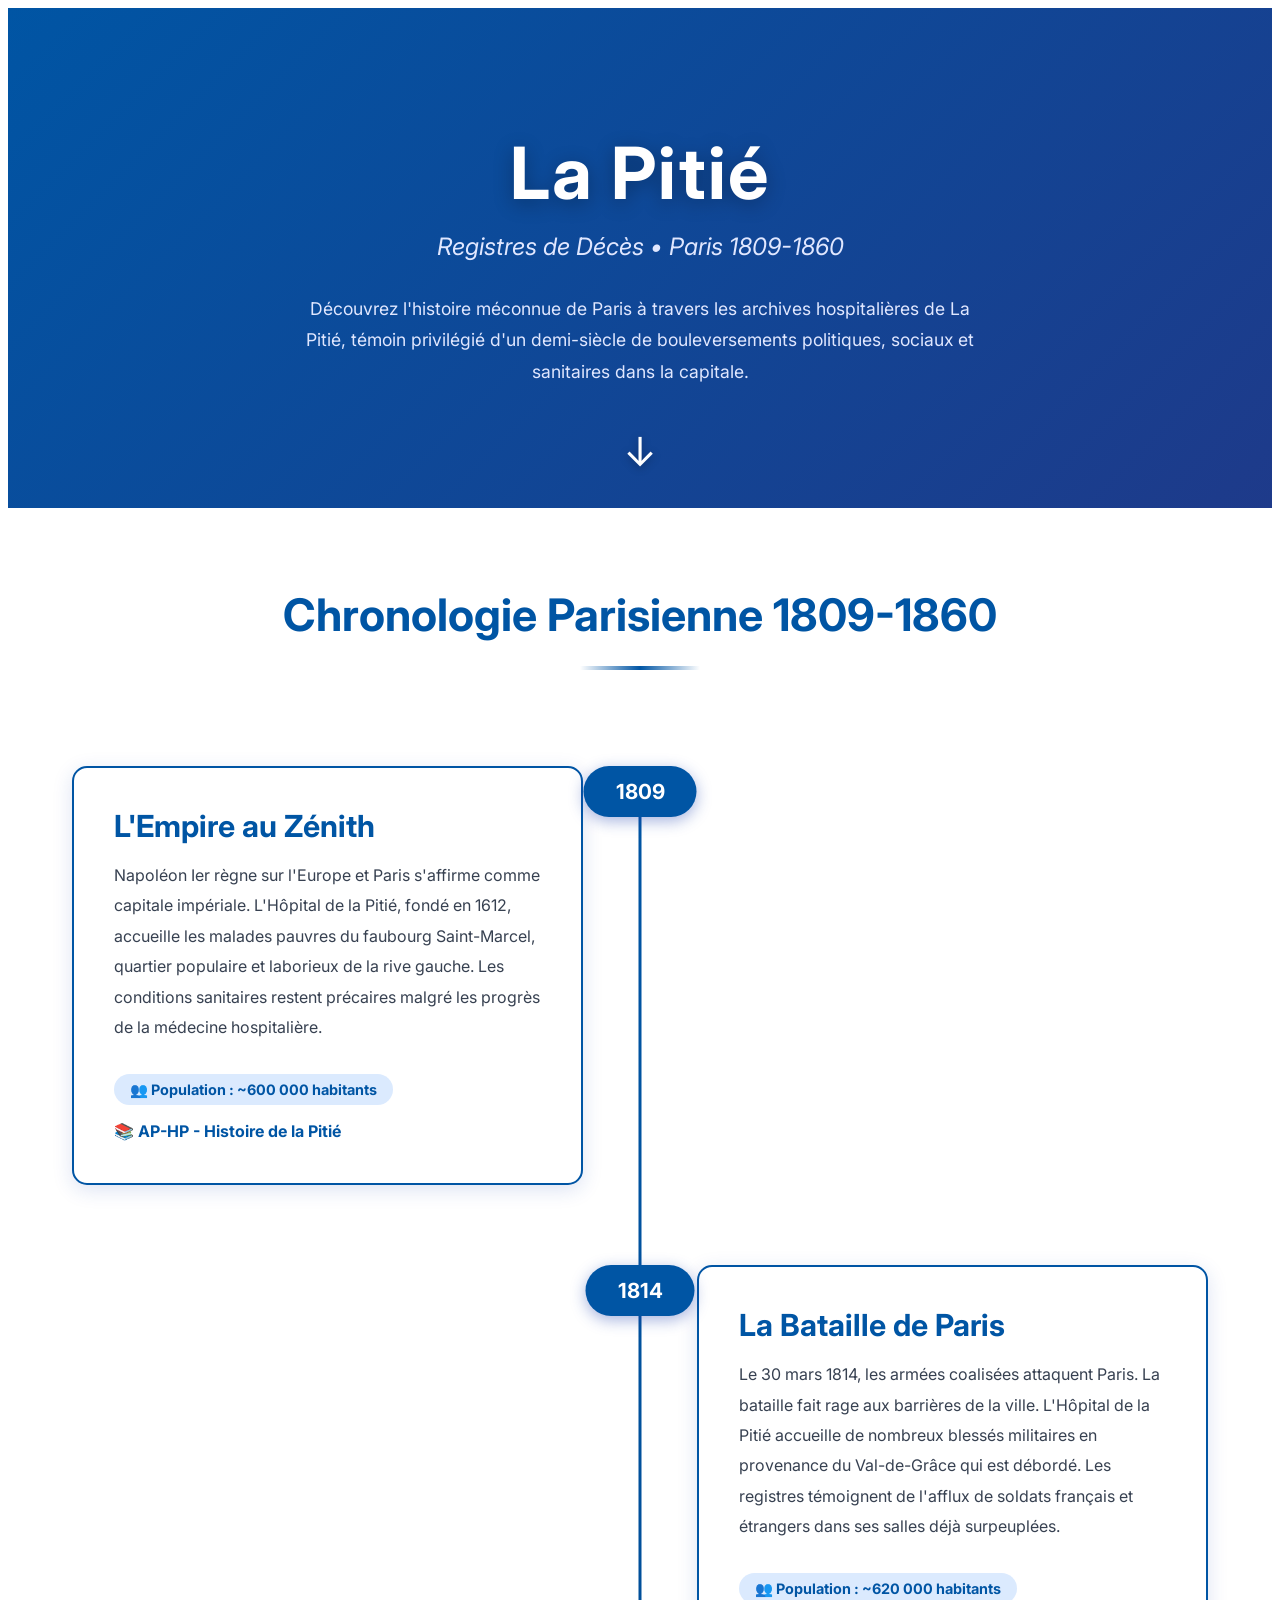
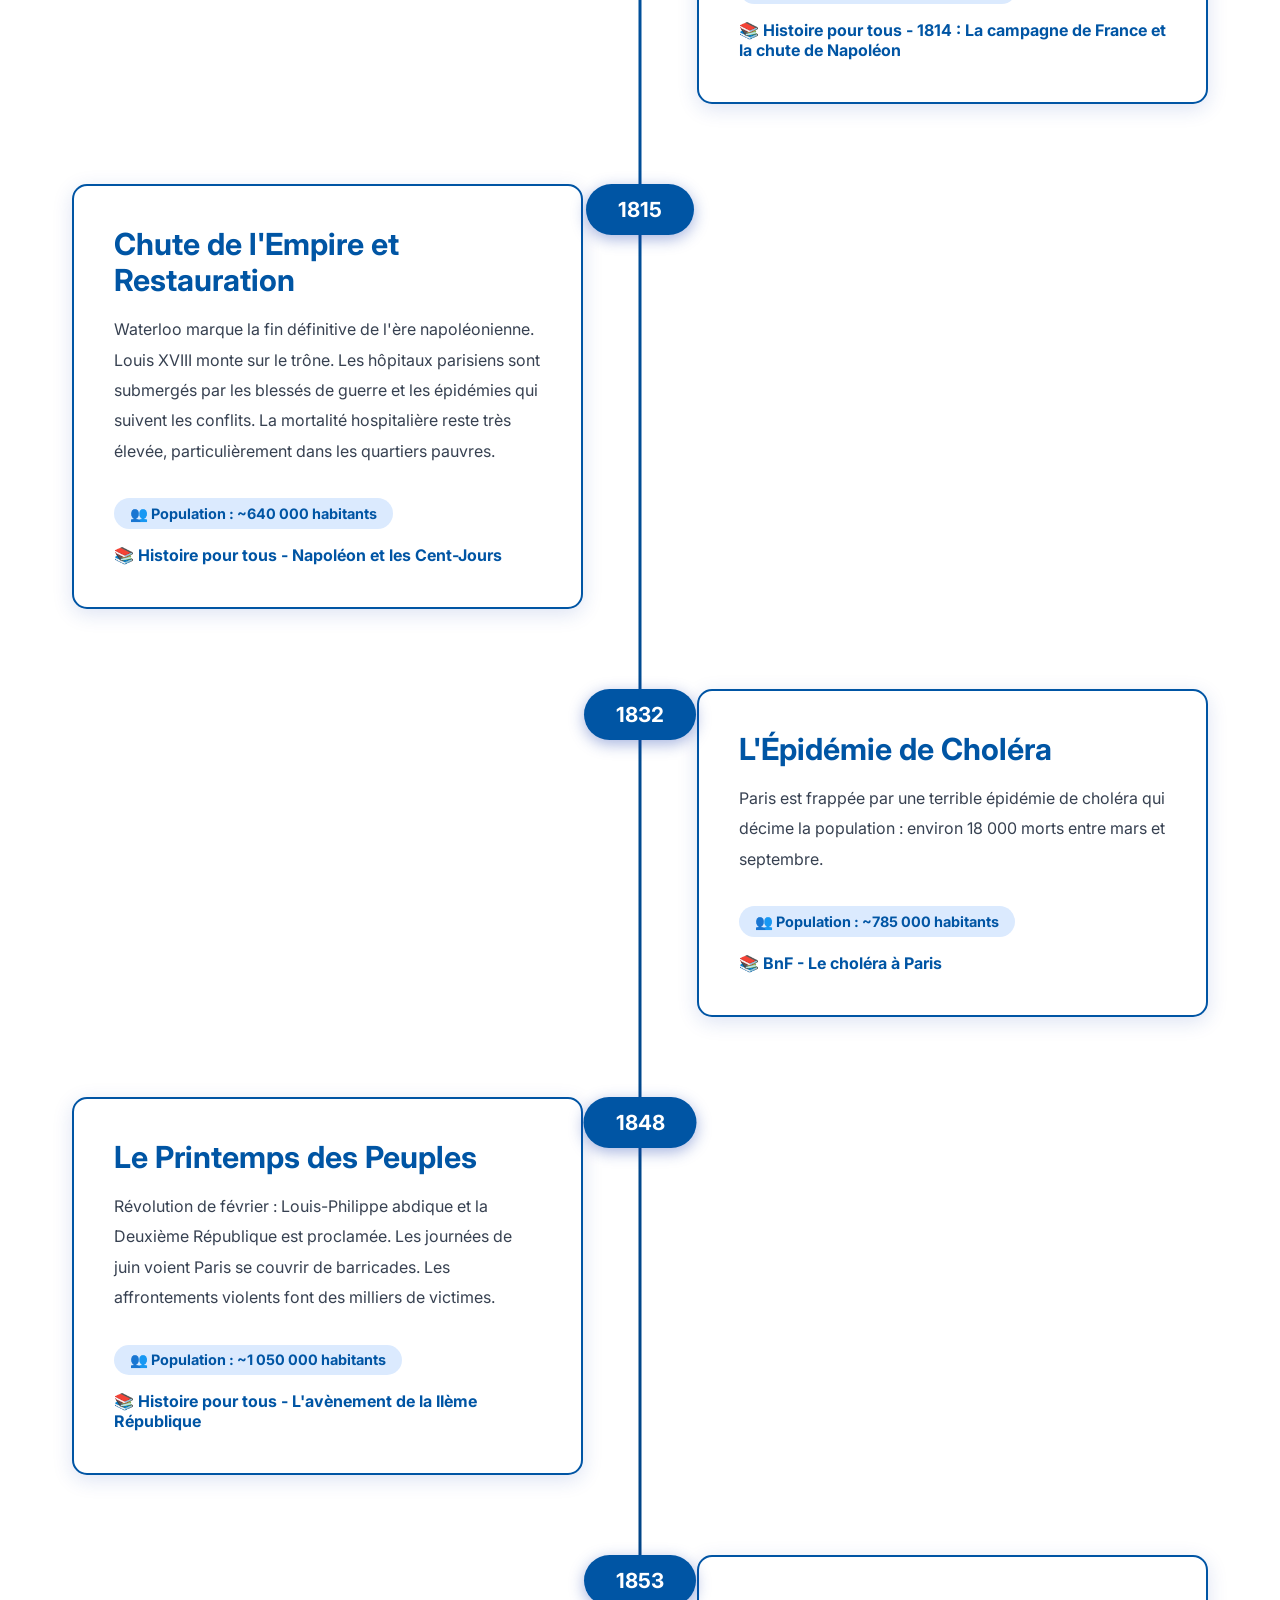
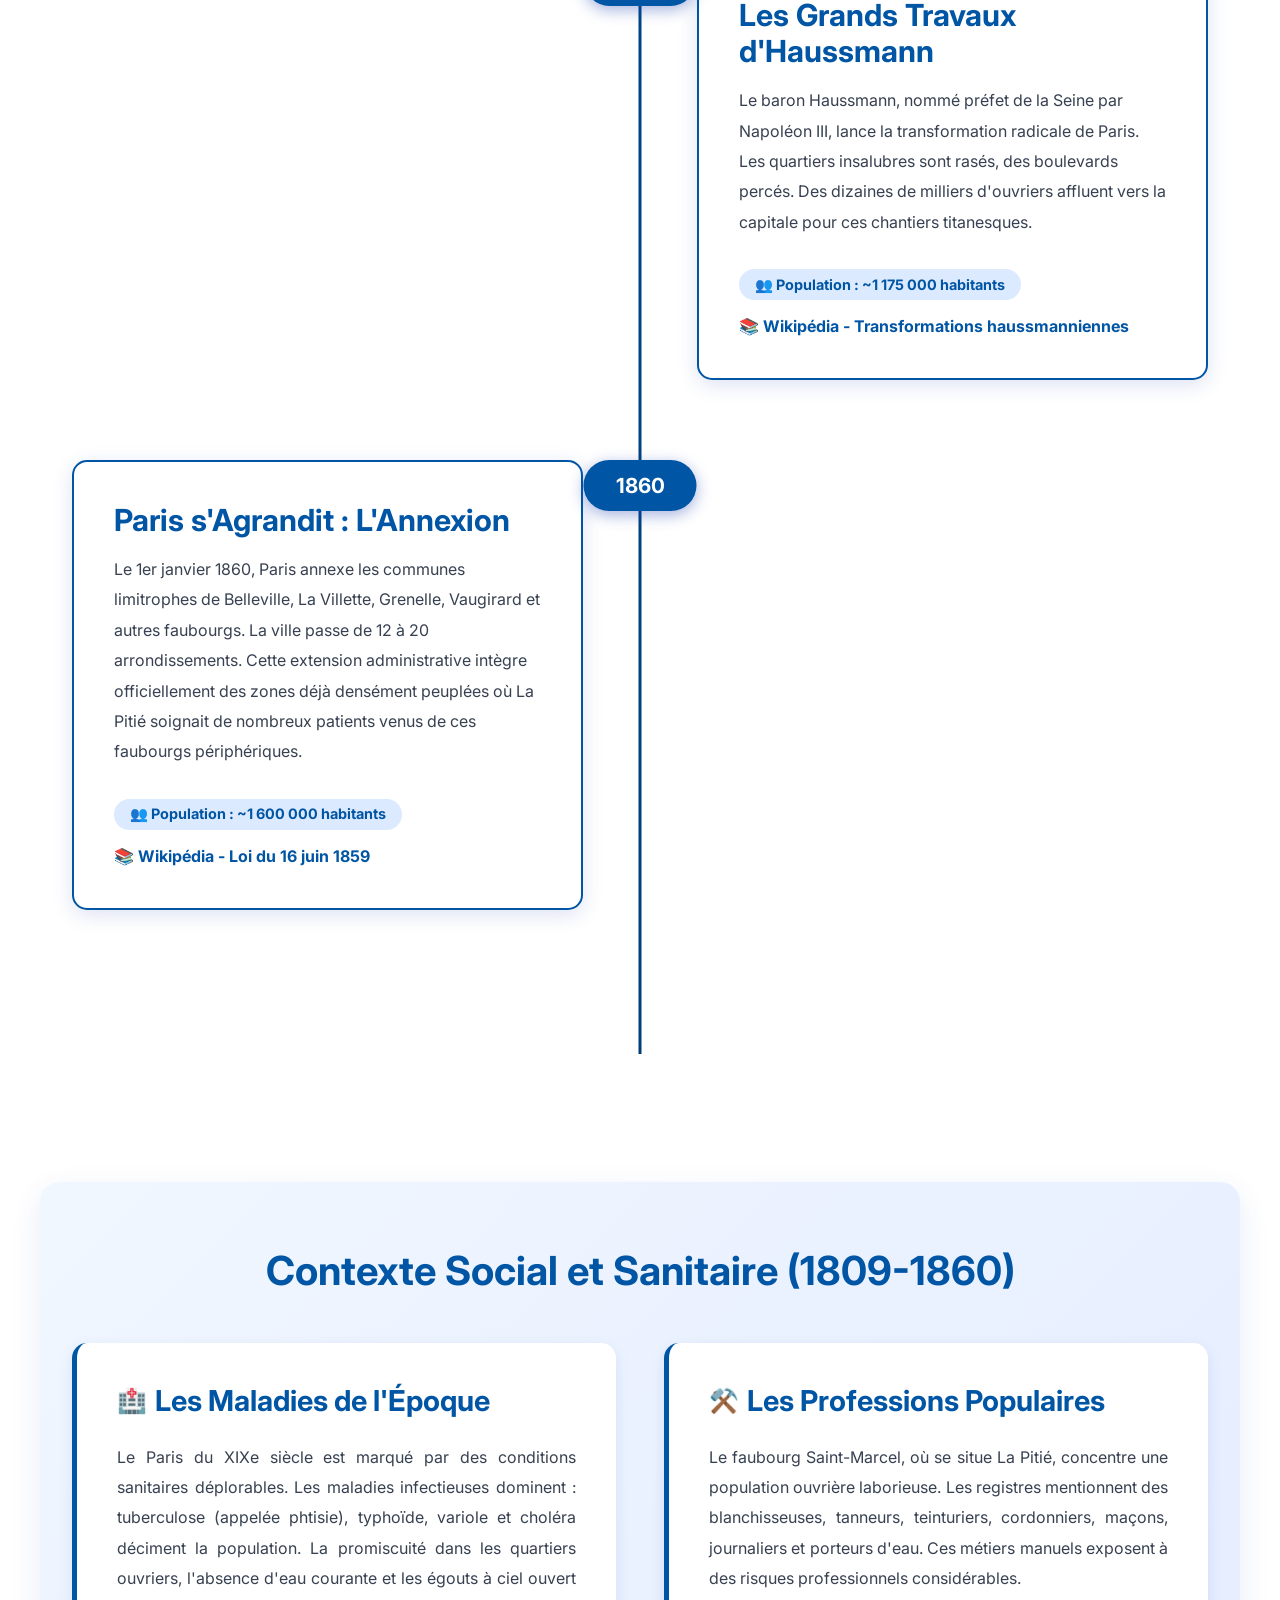
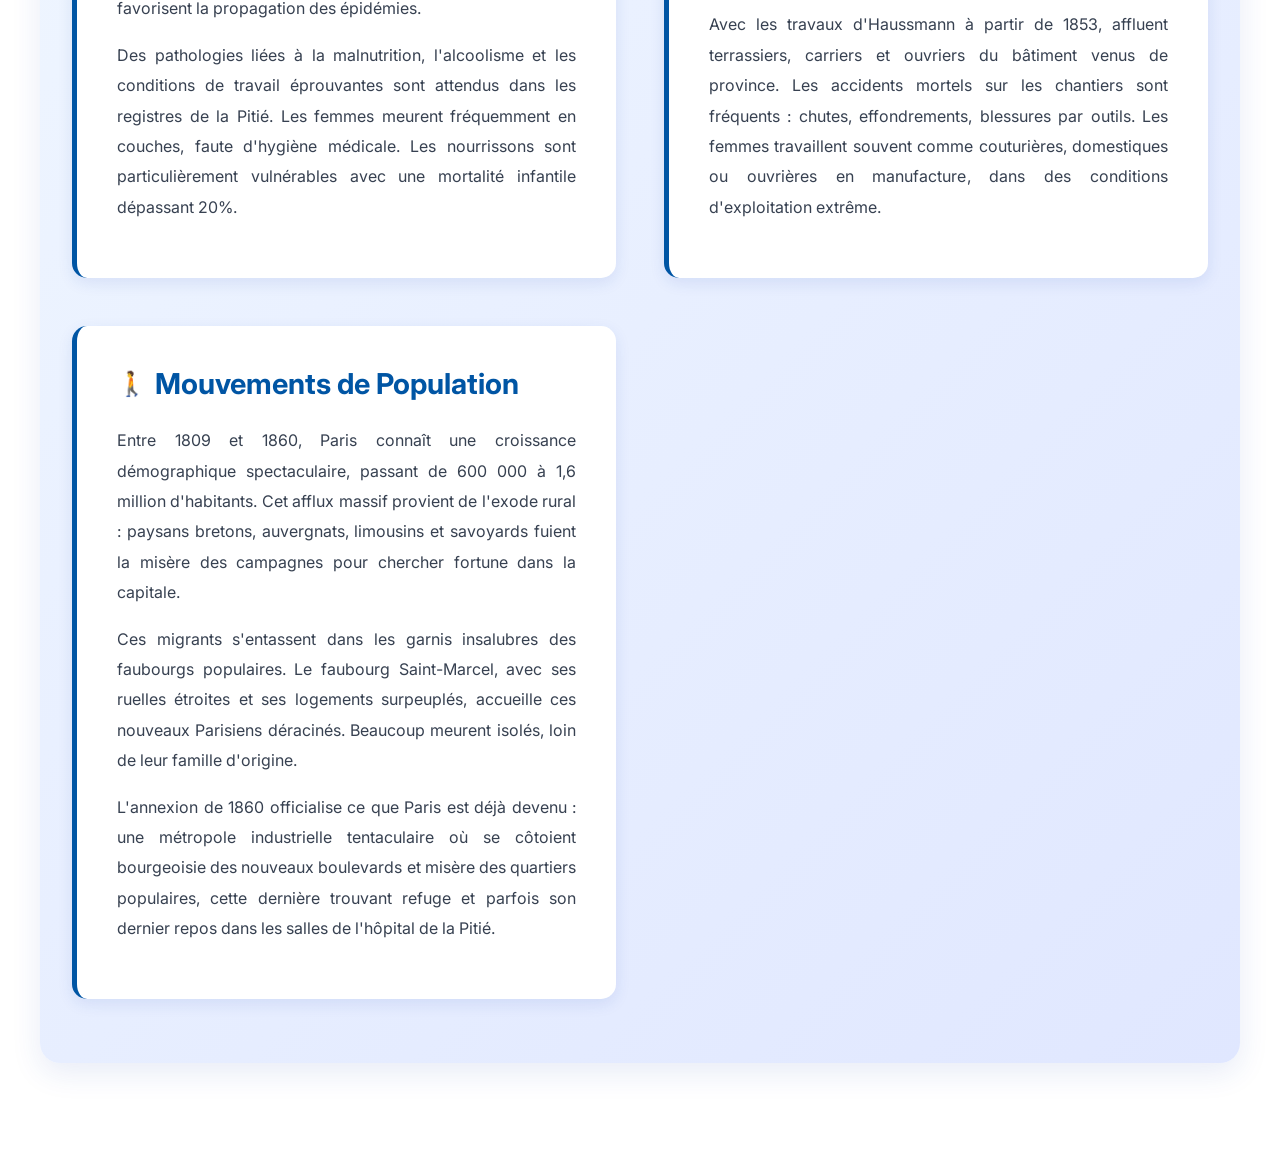
<file: context.html>
<!DOCTYPE html>
<html lang="fr">
<head>
    <meta charset="UTF-8">
    <meta name="viewport" content="width=device-width, initial-scale=1.0">
    <title>La Pitié - Vie Parisienne 1809-1860</title>
    <link href="https://fonts.googleapis.com/css2?family=Inter:wght@400;500;600;700&display=swap" rel="stylesheet">
    <link rel="stylesheet" href="assets/css/theme.css">
    <link rel="stylesheet" href="assets/css/pitie-context.css">
    <script src="assets/js/pitie-context.js" defer></script>
</head>
<body>
<div class="pitie-context">
    <section class="hero">
        <div class="hero-content">
            <h1>La Pitié</h1>
            <p class="hero-subtitle">Registres de Décès • Paris 1809-1860</p>
            <p class="hero-description">
                Découvrez l'histoire méconnue de Paris à travers les archives hospitalières de La Pitié,
                témoin privilégié d'un demi-siècle de bouleversements politiques, sociaux et sanitaires dans la capitale.
            </p>
        </div>
        <div class="scroll-indicator"></div>
    </section>

    <div class="timeline-container">
        <h2 class="section-title">Chronologie Parisienne 1809-1860</h2>
        <div class="timeline">
            <div class="timeline-item" style="animation-delay: 0.2s;">
                <div class="timeline-year">1809</div>
                <div class="timeline-content">
                    <h3>L'Empire au Zénith</h3>
                    <p>Napoléon Ier règne sur l'Europe et Paris s'affirme comme capitale impériale. L'Hôpital de la Pitié, fondé en 1612, accueille les malades pauvres du faubourg Saint-Marcel, quartier populaire et laborieux de la rive gauche. Les conditions sanitaires restent précaires malgré les progrès de la médecine hospitalière.</p>
                    <div class="population-tag">👥 Population : ~600 000 habitants</div>
                    <a href="https://archives.aphp.fr/la-pitie-1612-2012" class="source-link" target="_blank">AP-HP - Histoire de la Pitié</a>
                </div>
            </div>

            <div class="timeline-item" style="animation-delay: 0.3s;">
                <div class="timeline-year">1814</div>
                <div class="timeline-content">
                    <h3>La Bataille de Paris</h3>
                    <p>Le 30 mars 1814, les armées coalisées attaquent Paris. La bataille fait rage aux barrières de la ville. L'Hôpital de la Pitié accueille de nombreux blessés militaires en provenance du Val-de-Grâce qui est débordé. Les registres témoignent de l'afflux de soldats français et étrangers dans ses salles déjà surpeuplées.</p>
                    <div class="population-tag">👥 Population : ~620 000 habitants</div>
                    <a href="https://www.histoire-pour-tous.fr/histoire-de-france/4857-1814-la-campagne-de-france-et-la-chute-de-napoleon.html" class="source-link" target="_blank">Histoire pour tous - 1814 : La campagne de France et la chute de Napoléon</a>
                </div>
            </div>

            <div class="timeline-item" style="animation-delay: 0.4s;">
                <div class="timeline-year">1815</div>
                <div class="timeline-content">
                    <h3>Chute de l'Empire et Restauration</h3>
                    <p>Waterloo marque la fin définitive de l'ère napoléonienne. Louis XVIII monte sur le trône. Les hôpitaux parisiens sont submergés par les blessés de guerre et les épidémies qui suivent les conflits. La mortalité hospitalière reste très élevée, particulièrement dans les quartiers pauvres.</p>
                    <div class="population-tag">👥 Population : ~640 000 habitants</div>
                    <a href="https://www.histoire-pour-tous.fr/histoire-de-france/1745-napoleon-et-les-cent-jours-lultime-vol-de-laigle.html" class="source-link" target="_blank">Histoire pour tous - Napoléon et les Cent-Jours</a>
                </div>
            </div>

            <div class="timeline-item" style="animation-delay: 0.5s;">
                <div class="timeline-year">1832</div>
                <div class="timeline-content">
                    <h3>L'Épidémie de Choléra</h3>
                    <p>Paris est frappée par une terrible épidémie de choléra qui décime la population : environ 18 000 morts entre mars et septembre.</p>
                    <div class="population-tag">👥 Population : ~785 000 habitants</div>
                    <a href="https://www.histoires-de-paris.fr/cholera-transformation-sanitaire/" class="source-link" target="_blank">BnF - Le choléra à Paris</a>
                </div>
            </div>

            <div class="timeline-item" style="animation-delay: 0.6s;">
                <div class="timeline-year">1848</div>
                <div class="timeline-content">
                    <h3>Le Printemps des Peuples</h3>
                    <p>Révolution de février : Louis-Philippe abdique et la Deuxième République est proclamée. Les journées de juin voient Paris se couvrir de barricades. Les affrontements violents font des milliers de victimes.</p>
                    <div class="population-tag">👥 Population : ~1 050 000 habitants</div>
                    <a href="https://www.histoire-pour-tous.fr/histoire-de-france/1701-lavenement-de-la-iieme-republique-24-fevrier-1848.html" class="source-link" target="_blank">Histoire pour tous - L'avènement de la IIème République</a>
                </div>
            </div>

            <div class="timeline-item" style="animation-delay: 0.7s;">
                <div class="timeline-year">1853</div>
                <div class="timeline-content">
                    <h3>Les Grands Travaux d'Haussmann</h3>
                    <p>Le baron Haussmann, nommé préfet de la Seine par Napoléon III, lance la transformation radicale de Paris. Les quartiers insalubres sont rasés, des boulevards percés. Des dizaines de milliers d'ouvriers affluent vers la capitale pour ces chantiers titanesques.</p>
                    <div class="population-tag">👥 Population : ~1 175 000 habitants</div>
                    <a href="https://fr.wikipedia.org/wiki/Transformations_de_Paris_sous_le_Second_Empire" class="source-link" target="_blank">Wikipédia - Transformations haussmanniennes</a>
                </div>
            </div>

            <div class="timeline-item" style="animation-delay: 0.8s;">
                <div class="timeline-year">1860</div>
                <div class="timeline-content">
                    <h3>Paris s'Agrandit : L'Annexion</h3>
                    <p>Le 1er janvier 1860, Paris annexe les communes limitrophes de Belleville, La Villette, Grenelle, Vaugirard et autres faubourgs. La ville passe de 12 à 20 arrondissements. Cette extension administrative intègre officiellement des zones déjà densément peuplées où La Pitié soignait de nombreux patients venus de ces faubourgs périphériques.</p>
                    <div class="population-tag">👥 Population : ~1 600 000 habitants</div>
                    <a href="https://fr.wikipedia.org/wiki/Loi_du_16_juin_1859_sur_l%27extension_des_limites_de_Paris" class="source-link" target="_blank">Wikipédia - Loi du 16 juin 1859</a>
                </div>
            </div>
        </div>
    </div>

    <section class="context-section">
        <h2>Contexte Social et Sanitaire (1809-1860)</h2>

        <div class="context-grid">
            <div class="context-card">
                <h3><span class="icon">🏥</span> Les Maladies de l'Époque</h3>
                <p>Le Paris du XIXe siècle est marqué par des conditions sanitaires déplorables. Les maladies infectieuses dominent : tuberculose (appelée phtisie), typhoïde, variole et choléra déciment la population. La promiscuité dans les quartiers ouvriers, l'absence d'eau courante et les égouts à ciel ouvert favorisent la propagation des épidémies.</p>
                <p>Des pathologies liées à la malnutrition, l'alcoolisme et les conditions de travail éprouvantes sont attendus dans les registres de la Pitié. Les femmes meurent fréquemment en couches, faute d'hygiène médicale. Les nourrissons sont particulièrement vulnérables avec une mortalité infantile dépassant 20%.</p>
            </div>

            <div class="context-card">
                <h3><span class="icon">⚒️</span> Les Professions Populaires</h3>
                <p>Le faubourg Saint-Marcel, où se situe La Pitié, concentre une population ouvrière laborieuse. Les registres mentionnent des blanchisseuses, tanneurs, teinturiers, cordonniers, maçons, journaliers et porteurs d'eau. Ces métiers manuels exposent à des risques professionnels considérables.</p>
                <p>Avec les travaux d'Haussmann à partir de 1853, affluent terrassiers, carriers et ouvriers du bâtiment venus de province. Les accidents mortels sur les chantiers sont fréquents : chutes, effondrements, blessures par outils. Les femmes travaillent souvent comme couturières, domestiques ou ouvrières en manufacture, dans des conditions d'exploitation extrême.</p>
            </div>

            <div class="context-card">
                <h3><span class="icon">🚶</span> Mouvements de Population</h3>
                <p>Entre 1809 et 1860, Paris connaît une croissance démographique spectaculaire, passant de 600 000 à 1,6 million d'habitants. Cet afflux massif provient de l'exode rural : paysans bretons, auvergnats, limousins et savoyards fuient la misère des campagnes pour chercher fortune dans la capitale.</p>
                <p>Ces migrants s'entassent dans les garnis insalubres des faubourgs populaires. Le faubourg Saint-Marcel, avec ses ruelles étroites et ses logements surpeuplés, accueille ces nouveaux Parisiens déracinés. Beaucoup meurent isolés, loin de leur famille d'origine.</p>
                <p>L'annexion de 1860 officialise ce que Paris est déjà devenu : une métropole industrielle tentaculaire où se côtoient bourgeoisie des nouveaux boulevards et misère des quartiers populaires, cette dernière trouvant refuge et parfois son dernier repos dans les salles de l'hôpital de la Pitié.</p>
            </div>
        </div>
    </section>
</div>
</body>
</html>
</file>
<file: assets/css/theme.css>
/*
 * Pitié DA (Direction Artistique) — design tokens.
 * Single source of truth for color, type, elevation and chart palettes.
 * All custom properties are namespaced "--pitie-*" so this file can be
 * dropped into another site's <head> without colliding with its tokens.
 * assets/js/pitie-app.js reads the --pitie-chart-* / --pitie-map-* tokens
 * at runtime (getComputedStyle) so Chart.js/Plotly colors stay in sync
 * with this file — change a color here, charts follow automatically.
 */
:root {
    /* Brand */
    --pitie-blue: #0055A4;
    --pitie-blue-dark: #003d7a;
    --pitie-blue-light: #1E90FF;

    /* Grays */
    --pitie-gray-50: #f9fafb;
    --pitie-gray-100: #f3f4f6;
    --pitie-gray-300: #d1d5db;
    --pitie-gray-500: #6b7280;
    --pitie-gray-600: #4b5563;
    --pitie-gray-700: #374151;
    --pitie-gray-800: #1f2937;

    /* Feedback */
    --pitie-success-bg: #d4edda;
    --pitie-success-text: #155724;
    --pitie-danger: #dc2626;

    /* Typography */
    --pitie-font-family: 'Inter', sans-serif;

    /* Elevation */
    --pitie-shadow: 0 10px 15px -3px rgba(0, 0, 0, 0.1);
    --pitie-shadow-lg: 0 20px 25px -5px rgba(0, 0, 0, 0.1);

    /* Radius */
    --pitie-radius-sm: 6px;
    --pitie-radius-md: 8px;
    --pitie-radius-lg: 15px;
    --pitie-radius-pill: 30px;

    /* Chart palette — dataviz reference palette (validated, see dataviz skill / palette.md).
       Categorical slots are only used where identity matters (sex: blue / orange);
       everything else is one hue. */
    --pitie-chart-s1: #2a78d6;
    --pitie-chart-s2: #eb6834;
    --pitie-chart-other: #b5b3ab;

    /* Sequential ramp (one hue, light -> dark) — choropleth bins, heatmaps */
    --pitie-chart-seq-1: #cde2fb;
    --pitie-chart-seq-2: #9ec5f4;
    --pitie-chart-seq-3: #6da7ec;
    --pitie-chart-seq-4: #3987e5;
    --pitie-chart-seq-5: #256abf;
    --pitie-chart-seq-6: #184f95;
    --pitie-chart-seq-7: #0d366b;

    /* Ordinal ramps (1st / 2nd / 3rd first name) */
    --pitie-chart-male-1: #184f95;
    --pitie-chart-male-2: #3987e5;
    --pitie-chart-male-3: #9ec5f4;
    --pitie-chart-female-1: #b04516;
    --pitie-chart-female-2: #eb6834;
    --pitie-chart-female-3: #f6b49a;

    /* Chart chrome */
    --pitie-chart-ink: #0b0b0b;
    --pitie-chart-ink-2: #52514e;
    --pitie-chart-muted: #898781;
    --pitie-chart-grid: #e1e0d9;
    --pitie-chart-axis: #c3c2b7;
    --pitie-chart-sea: #e9f1f9;

    /* Seasonality band */
    --pitie-chart-band-fill: rgba(42, 120, 214, 0.16);

    /* Map */
    --pitie-map-empty: #ecebe6;
    --pitie-map-foreign: #d9d7cf;
    --pitie-map-stroke: #fcfcfb;
    --pitie-map-tooltip-shadow: 0 2px 4px rgba(0, 0, 0, 0.2);
}
</file>
<file: assets/css/pitie-context.css>
/*
 * Pitié "Contexte" timeline page styles.
 * Scoped under .pitie-context. Requires assets/css/theme.css to be linked
 * first (design tokens) — this file no longer redeclares --pitie-* tokens,
 * closing the DA drift that previously existed between this page and the
 * main app (this page also used to fall back to a non-Inter font because
 * it never loaded the Google Fonts link; context.html now does).
 * Keyframe names are prefixed pitieContext* to avoid colliding with a host
 * page's own @keyframes of the same generic name (fadeInUp, bounce, ...).
 */
.pitie-context,
.pitie-context * {
    margin: 0;
    padding: 0;
    box-sizing: border-box;
}

.pitie-context {
    font-family: var(--pitie-font-family);
    background: #ffffff;
    color: #1a1a1a;
    overflow-x: hidden;
}

.pitie-context .hero {
    height: 500px;
    display: flex;
    align-items: center;
    justify-content: center;
    position: relative;
    background: linear-gradient(135deg, var(--pitie-blue) 0%, #1e3a8a 50%, var(--pitie-blue-dark) 100%);
    background-size: 200% 200%;
    animation: pitieContextGradientShift 10s ease infinite;
}

@keyframes pitieContextGradientShift {
    0%, 100% { background-position: 0% 50%; }
    50% { background-position: 100% 50%; }
}

.pitie-context .hero-content {
    text-align: center;
    z-index: 2;
    animation: pitieContextFadeInUp 1.5s ease-out;
}

.pitie-context .hero h1 {
    font-size: 4.5rem;
    margin-bottom: 1rem;
    color: #ffffff;
    text-shadow: 0 4px 20px rgba(0, 0, 0, 0.3);
    letter-spacing: 2px;
}

.pitie-context .hero-subtitle {
    font-size: 1.5rem;
    color: #e0e7ff;
    font-style: italic;
    margin-bottom: 2rem;
}

.pitie-context .hero-description {
    max-width: 700px;
    margin: 0 auto;
    font-size: 1.1rem;
    line-height: 1.8;
    color: #e0e7ff;
}

.pitie-context .timeline-container {
    max-width: 1200px;
    margin: 0 auto;
    padding: 5rem 2rem;
    background: #ffffff;
}

.pitie-context .section-title {
    font-size: 2.8rem;
    text-align: center;
    margin-bottom: 4rem;
    color: var(--pitie-blue);
    position: relative;
    font-weight: bold;
}

.pitie-context .section-title::after {
    content: '';
    display: block;
    width: 120px;
    height: 4px;
    background: linear-gradient(90deg, transparent, var(--pitie-blue), transparent);
    margin: 1.5rem auto;
}

.pitie-context .timeline {
    position: relative;
    padding: 2rem 0;
}

.pitie-context .timeline::before {
    content: '';
    position: absolute;
    left: 50%;
    transform: translateX(-50%);
    width: 3px;
    height: 100%;
    background: linear-gradient(180deg, var(--pitie-blue), var(--pitie-blue-dark));
}

.pitie-context .timeline-item {
    display: flex;
    margin-bottom: 5rem;
    position: relative;
    opacity: 0;
    animation: pitieContextFadeInItem 0.8s ease-out forwards;
}

.pitie-context .timeline-item:nth-child(even) {
    flex-direction: row-reverse;
}

.pitie-context .timeline-content {
    width: 45%;
    padding: 2.5rem;
    background: #ffffff;
    border-radius: var(--pitie-radius-lg);
    border: 2px solid var(--pitie-blue);
    box-shadow: 0 5px 20px rgba(30, 64, 175, 0.15);
    transition: all 0.4s ease;
    cursor: pointer;
}

.pitie-context .timeline-content:hover {
    transform: translateY(-8px);
    box-shadow: 0 15px 40px rgba(30, 64, 175, 0.25);
    border-color: var(--pitie-blue-dark);
}

.pitie-context .timeline-year {
    position: absolute;
    left: 50%;
    transform: translateX(-50%);
    background: var(--pitie-blue);
    color: #ffffff;
    padding: 0.8rem 2rem;
    border-radius: var(--pitie-radius-pill);
    font-weight: bold;
    font-size: 1.3rem;
    box-shadow: 0 4px 15px rgba(30, 64, 175, 0.4);
    z-index: 10;
}

.pitie-context .timeline-content h3 {
    color: var(--pitie-blue);
    margin-bottom: 1rem;
    font-size: 1.9rem;
    font-weight: bold;
}

.pitie-context .timeline-content p {
    line-height: 1.9;
    color: #374151;
    margin-bottom: 1rem;
}

.pitie-context .population-tag {
    display: inline-block;
    background: #dbeafe;
    color: var(--pitie-blue);
    padding: 0.4rem 1rem;
    border-radius: 20px;
    font-size: 0.9rem;
    font-weight: bold;
    margin-top: 1rem;
}

.pitie-context .source-link {
    display: inline-block;
    margin-top: 1rem;
    color: var(--pitie-blue);
    text-decoration: none;
    font-weight: bold;
    transition: all 0.3s ease;
    border-bottom: 2px solid transparent;
}

.pitie-context .source-link:hover {
    color: var(--pitie-blue-dark);
    border-bottom: 2px solid var(--pitie-blue-dark);
}

.pitie-context .source-link::before {
    content: '📚 ';
}

.pitie-context .context-section {
    max-width: 1200px;
    margin: 5rem auto;
    padding: 4rem 2rem;
    background: linear-gradient(135deg, #f0f7ff 0%, #e0e7ff 100%);
    border-radius: 20px;
    box-shadow: 0 10px 30px rgba(30, 64, 175, 0.1);
}

.pitie-context .context-section h2 {
    color: var(--pitie-blue);
    font-size: 2.5rem;
    margin-bottom: 2rem;
    text-align: center;
    font-weight: bold;
}

.pitie-context .context-grid {
    display: grid;
    grid-template-columns: repeat(auto-fit, minmax(350px, 1fr));
    gap: 3rem;
    margin-top: 3rem;
}

.pitie-context .context-card {
    background: #ffffff;
    padding: 2.5rem;
    border-radius: var(--pitie-radius-lg);
    border-left: 5px solid var(--pitie-blue);
    box-shadow: 0 5px 15px rgba(30, 64, 175, 0.1);
    transition: all 0.3s ease;
}

.pitie-context .context-card:hover {
    transform: translateX(10px);
    box-shadow: 0 8px 25px rgba(30, 64, 175, 0.2);
}

.pitie-context .context-card h3 {
    color: var(--pitie-blue);
    font-size: 1.8rem;
    margin-bottom: 1.5rem;
    display: flex;
    align-items: center;
    gap: 0.5rem;
}

.pitie-context .context-card p {
    line-height: 1.9;
    color: #374151;
    margin-bottom: 1rem;
    text-align: justify;
}

.pitie-context .icon {
    font-size: 1.5rem;
}

.pitie-context .scroll-indicator {
    position: absolute;
    bottom: 2rem;
    left: 50%;
    transform: translateX(-50%);
    animation: pitieContextBounce 2s infinite;
}

.pitie-context .scroll-indicator::before {
    content: '↓';
    font-size: 2.5rem;
    color: #ffffff;
    filter: drop-shadow(0 2px 4px rgba(0,0,0,0.3));
}

@keyframes pitieContextBounce {
    0%, 20%, 50%, 80%, 100% {
        transform: translateX(-50%) translateY(0);
    }
    40% {
        transform: translateX(-50%) translateY(-15px);
    }
    60% {
        transform: translateX(-50%) translateY(-8px);
    }
}

@keyframes pitieContextFadeInUp {
    from {
        opacity: 0;
        transform: translateY(40px);
    }
    to {
        opacity: 1;
        transform: translateY(0);
    }
}

@keyframes pitieContextFadeInItem {
    from {
        opacity: 0;
        transform: translateX(-40px);
    }
    to {
        opacity: 1;
        transform: translateX(0);
    }
}

@media (max-width: 768px) {
    .pitie-context .hero h1 {
        font-size: 2.5rem;
    }
    .pitie-context .timeline::before {
        left: 30px;
    }
    .pitie-context .timeline-content {
        width: calc(100% - 80px);
        margin-left: 80px;
    }
    .pitie-context .timeline-item:nth-child(even) .timeline-content {
        margin-left: 80px;
    }
    .pitie-context .timeline-year {
        left: 30px;
    }
    .pitie-context .context-grid {
        grid-template-columns: 1fr;
    }
}
</file>
